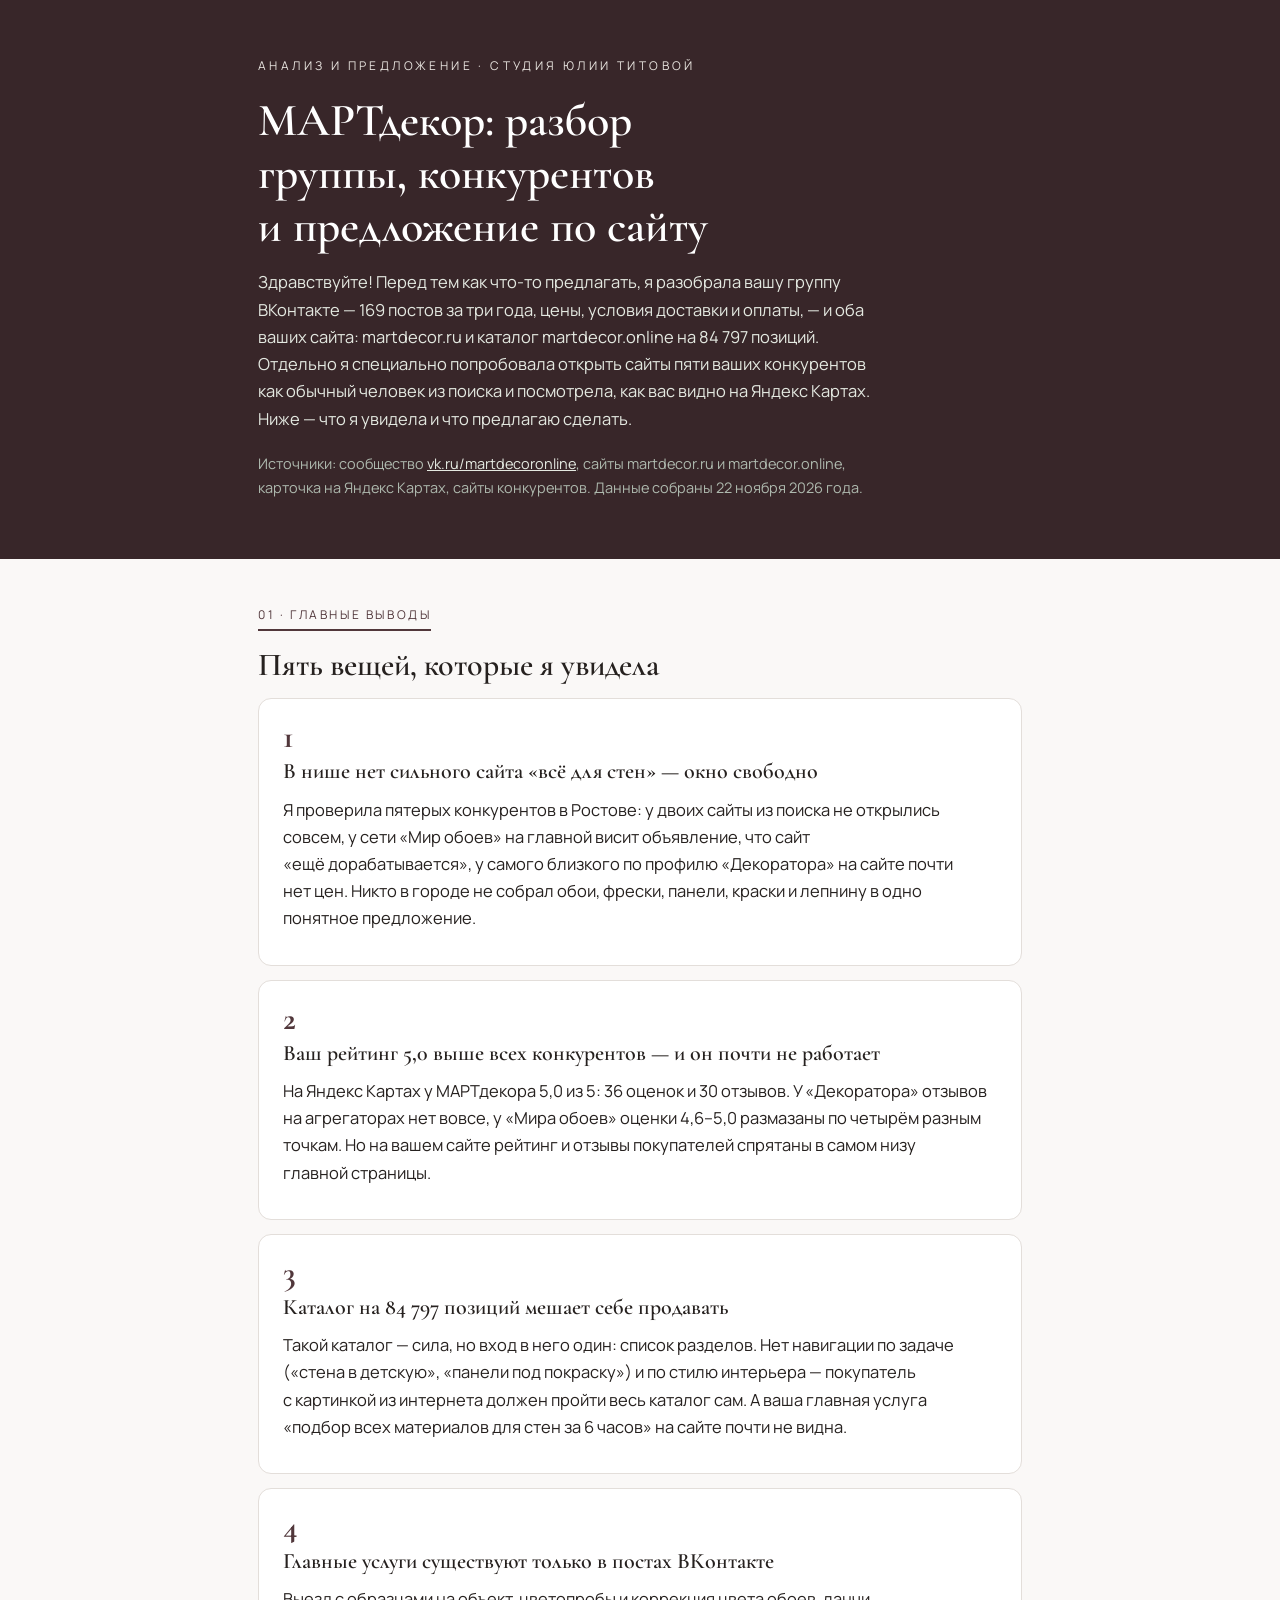
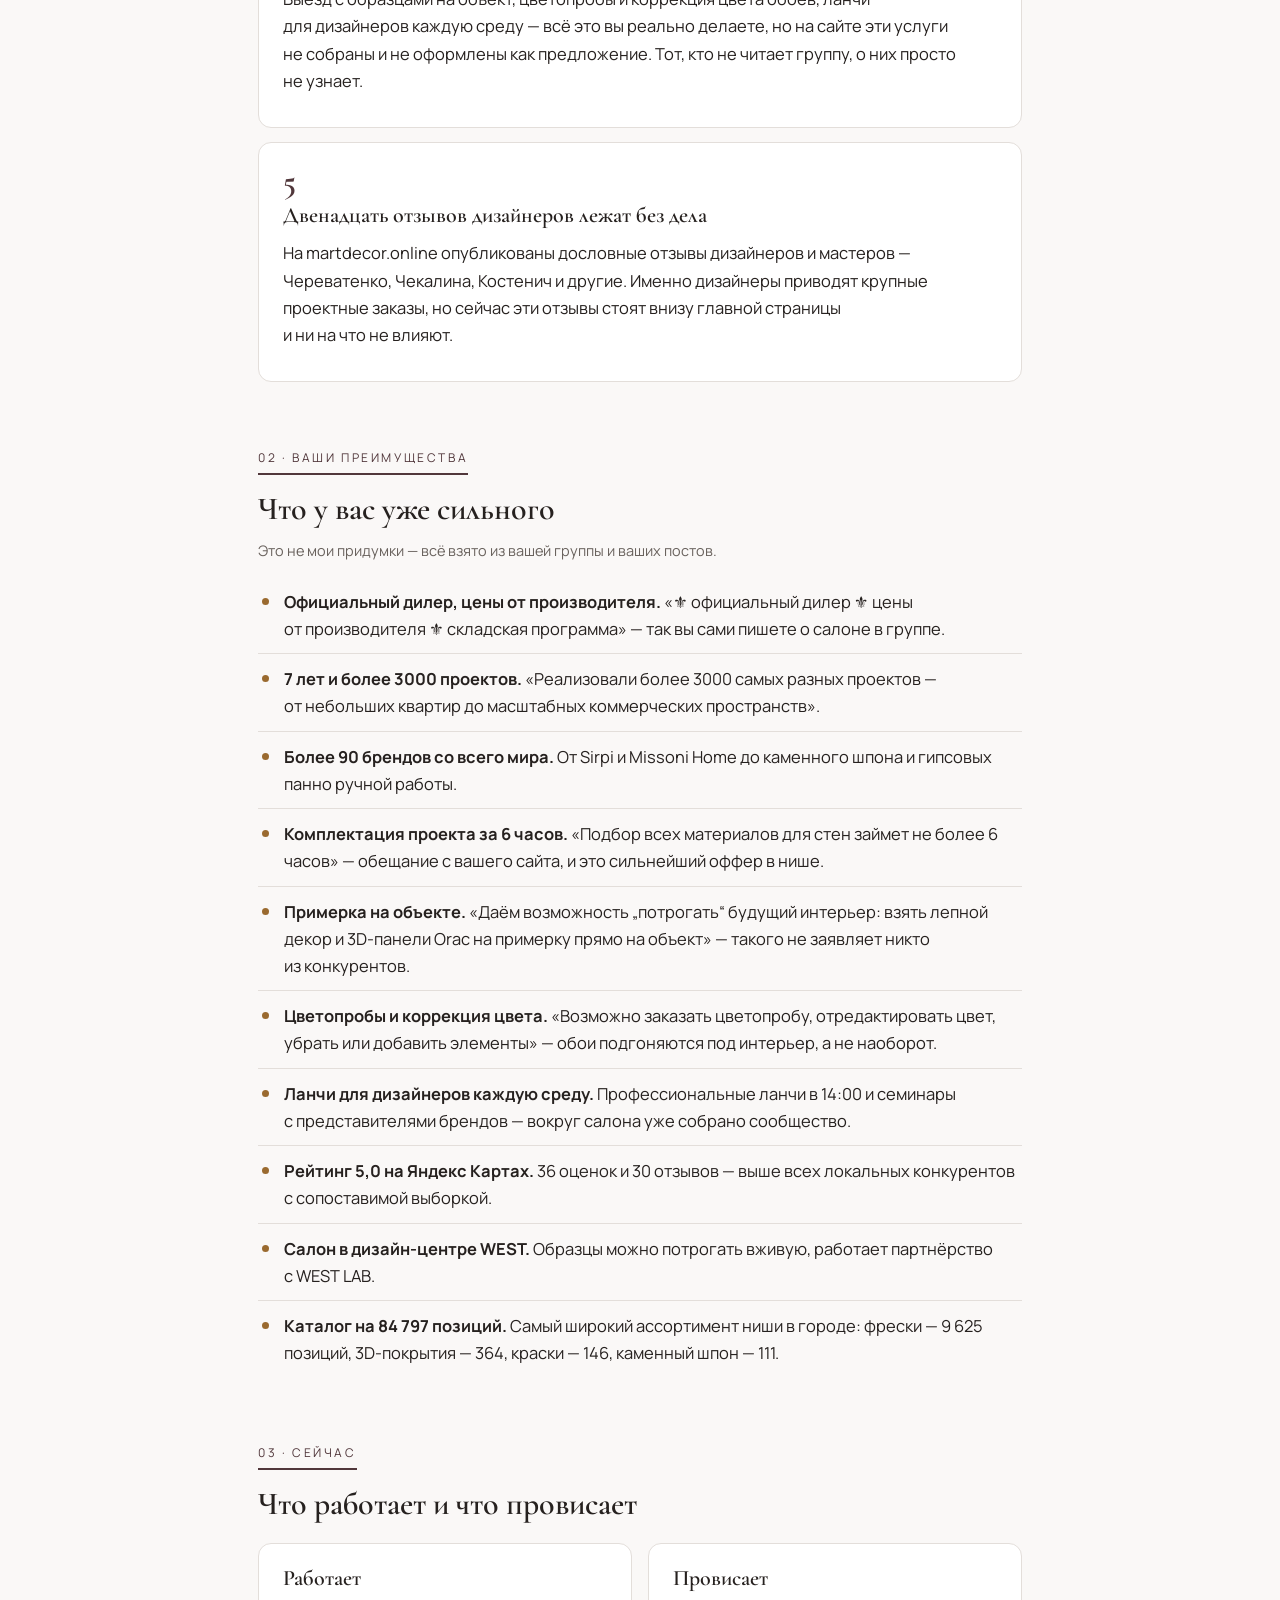
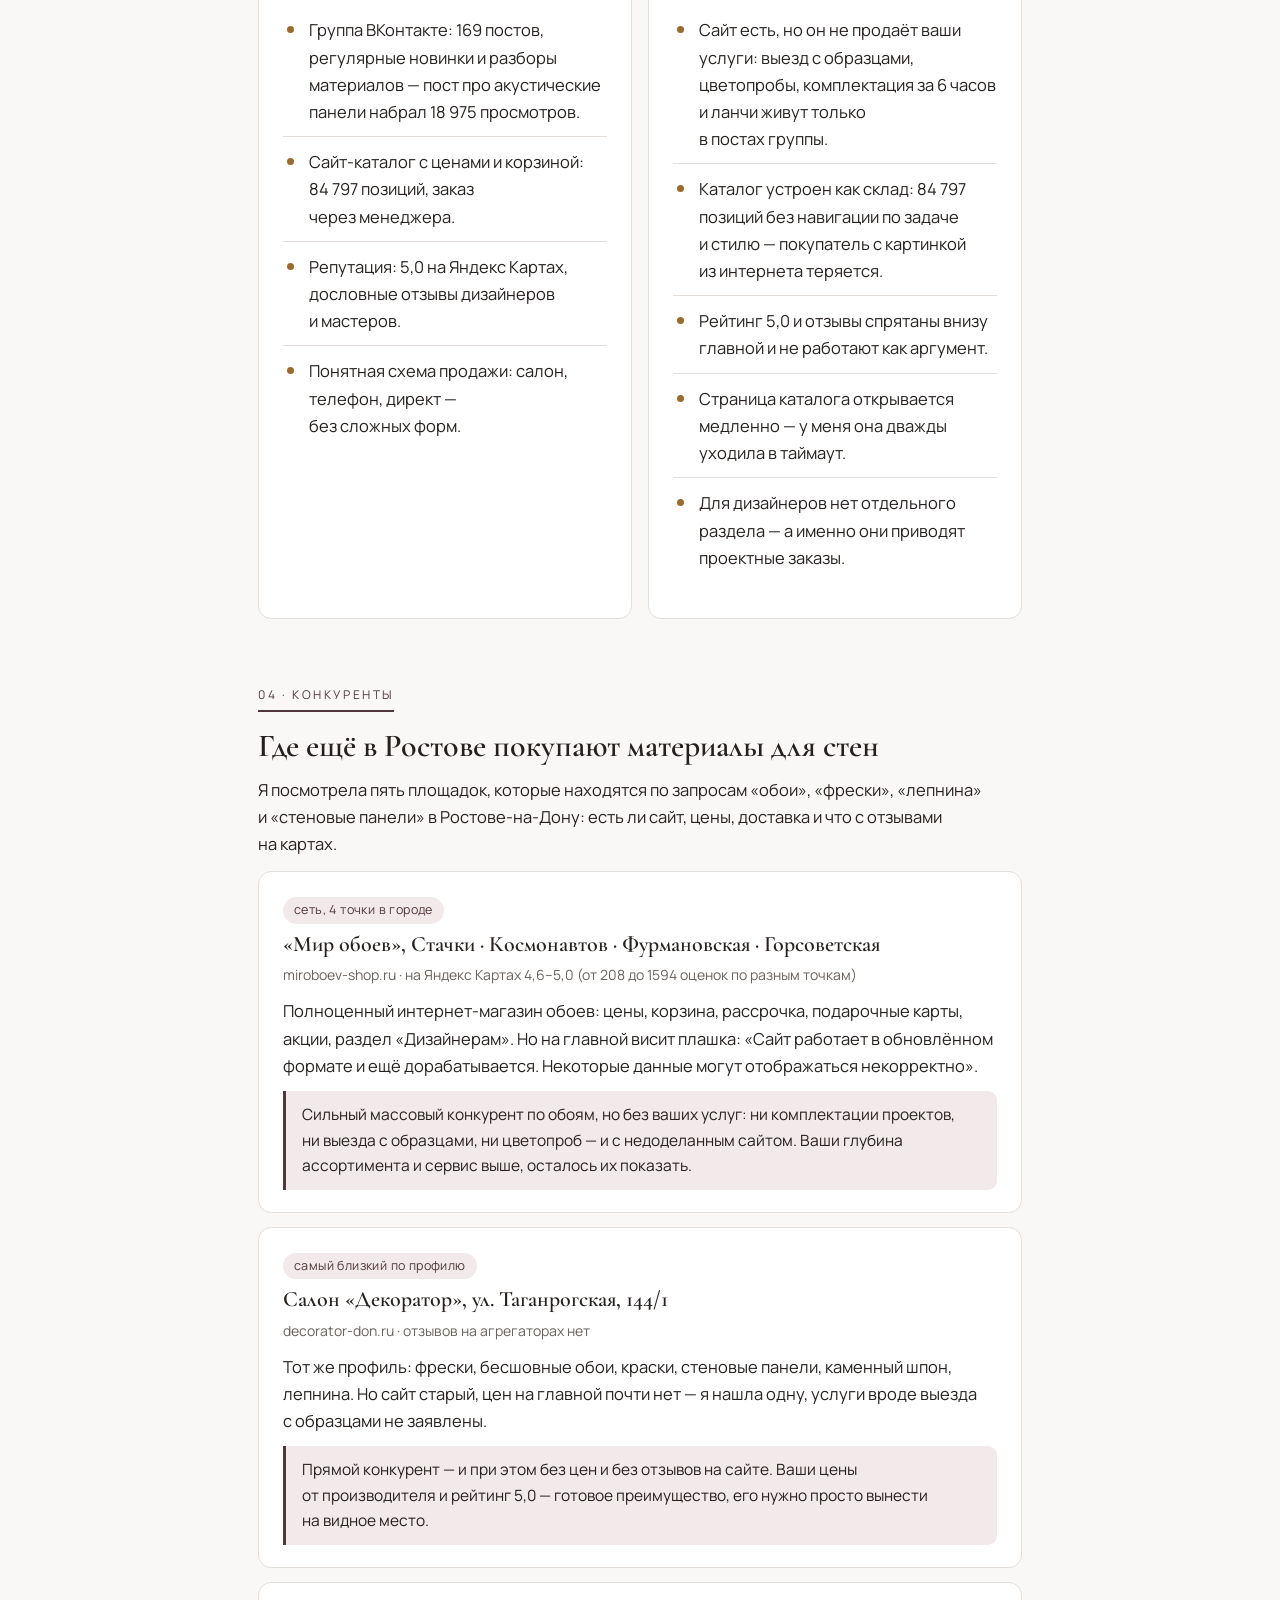
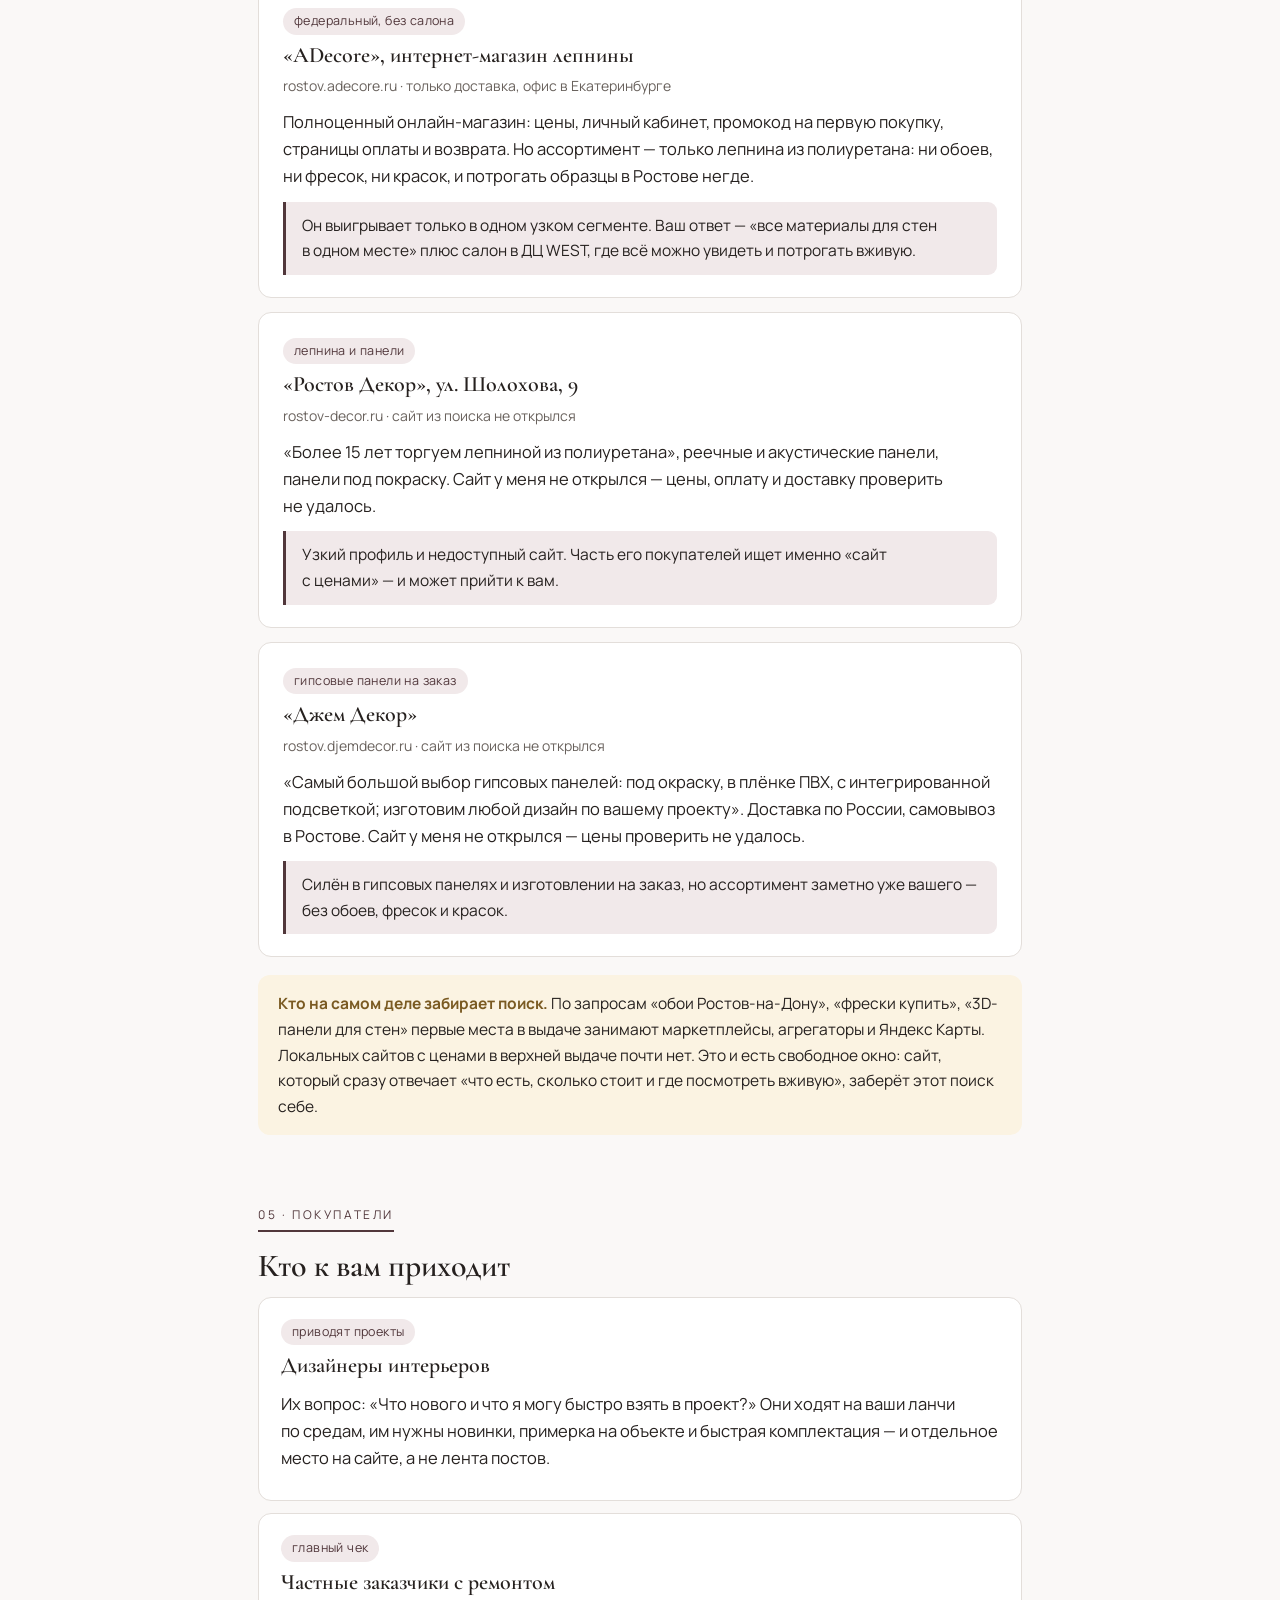
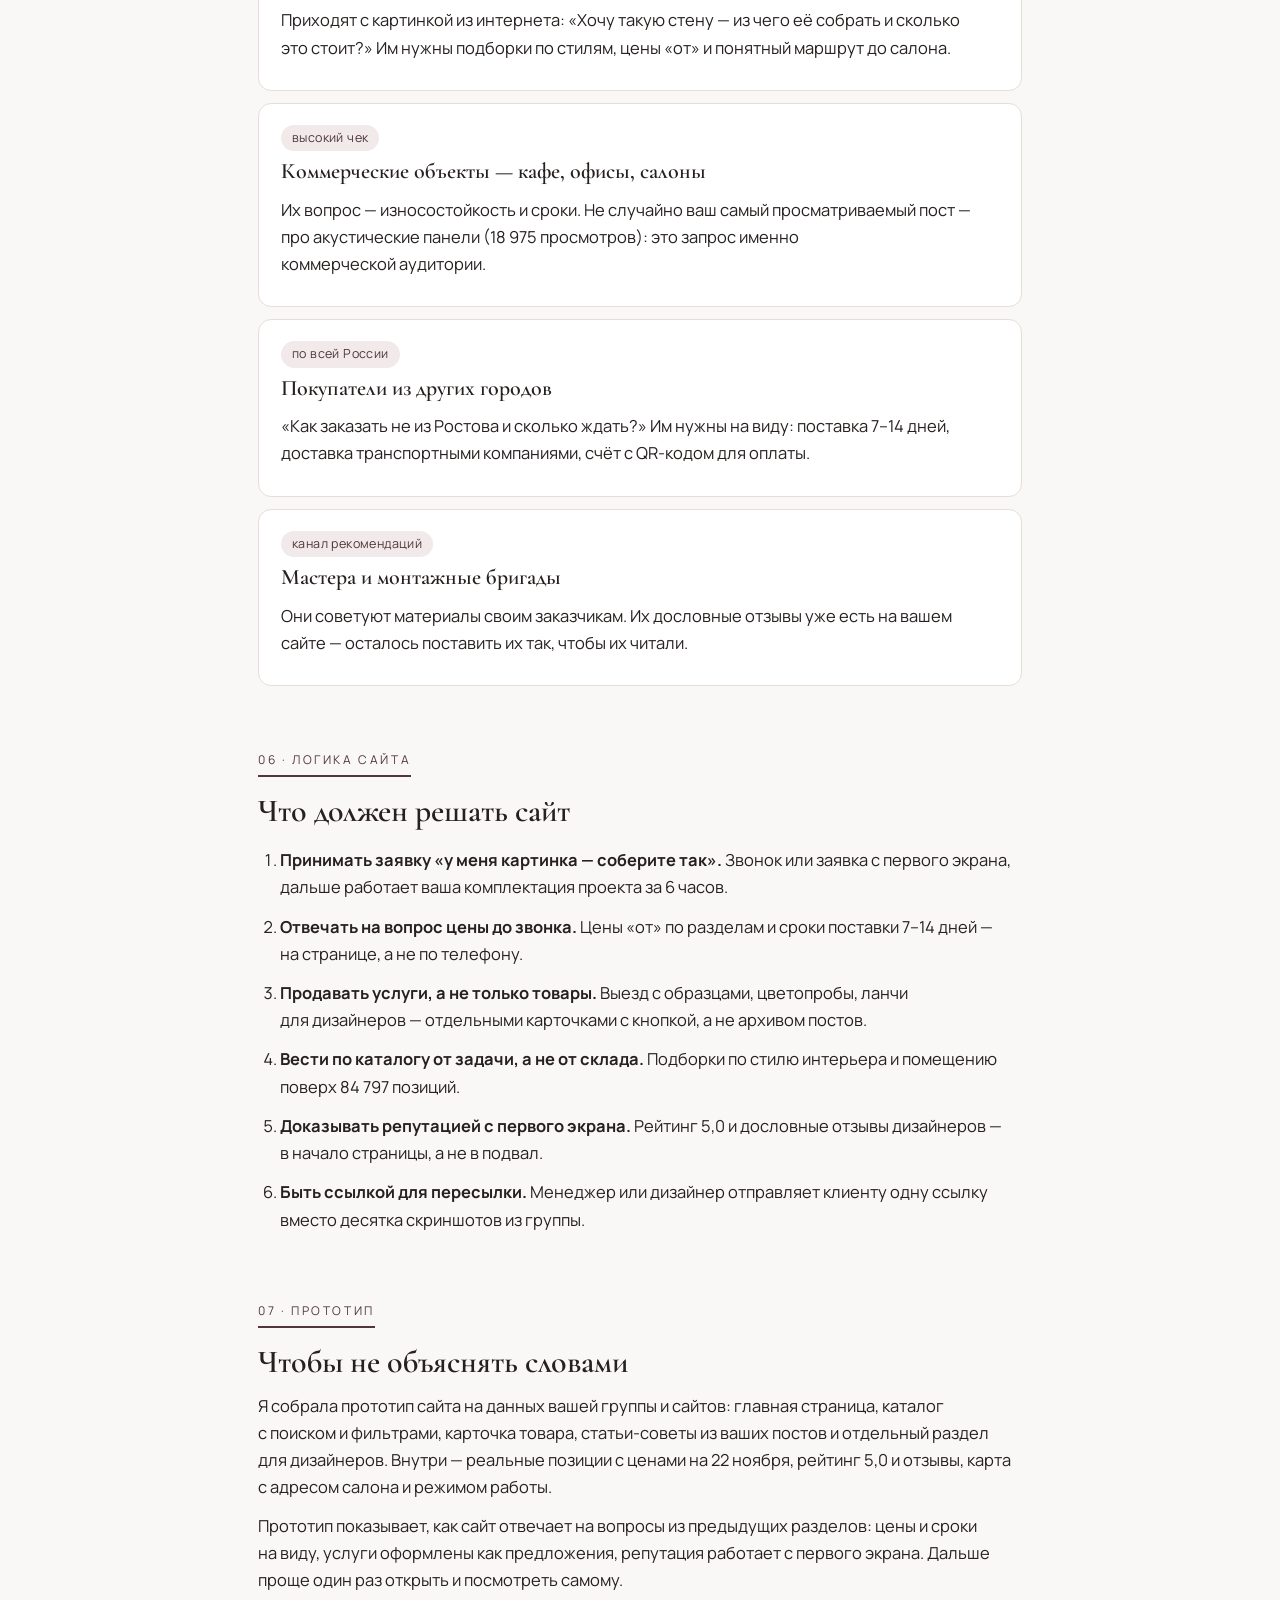
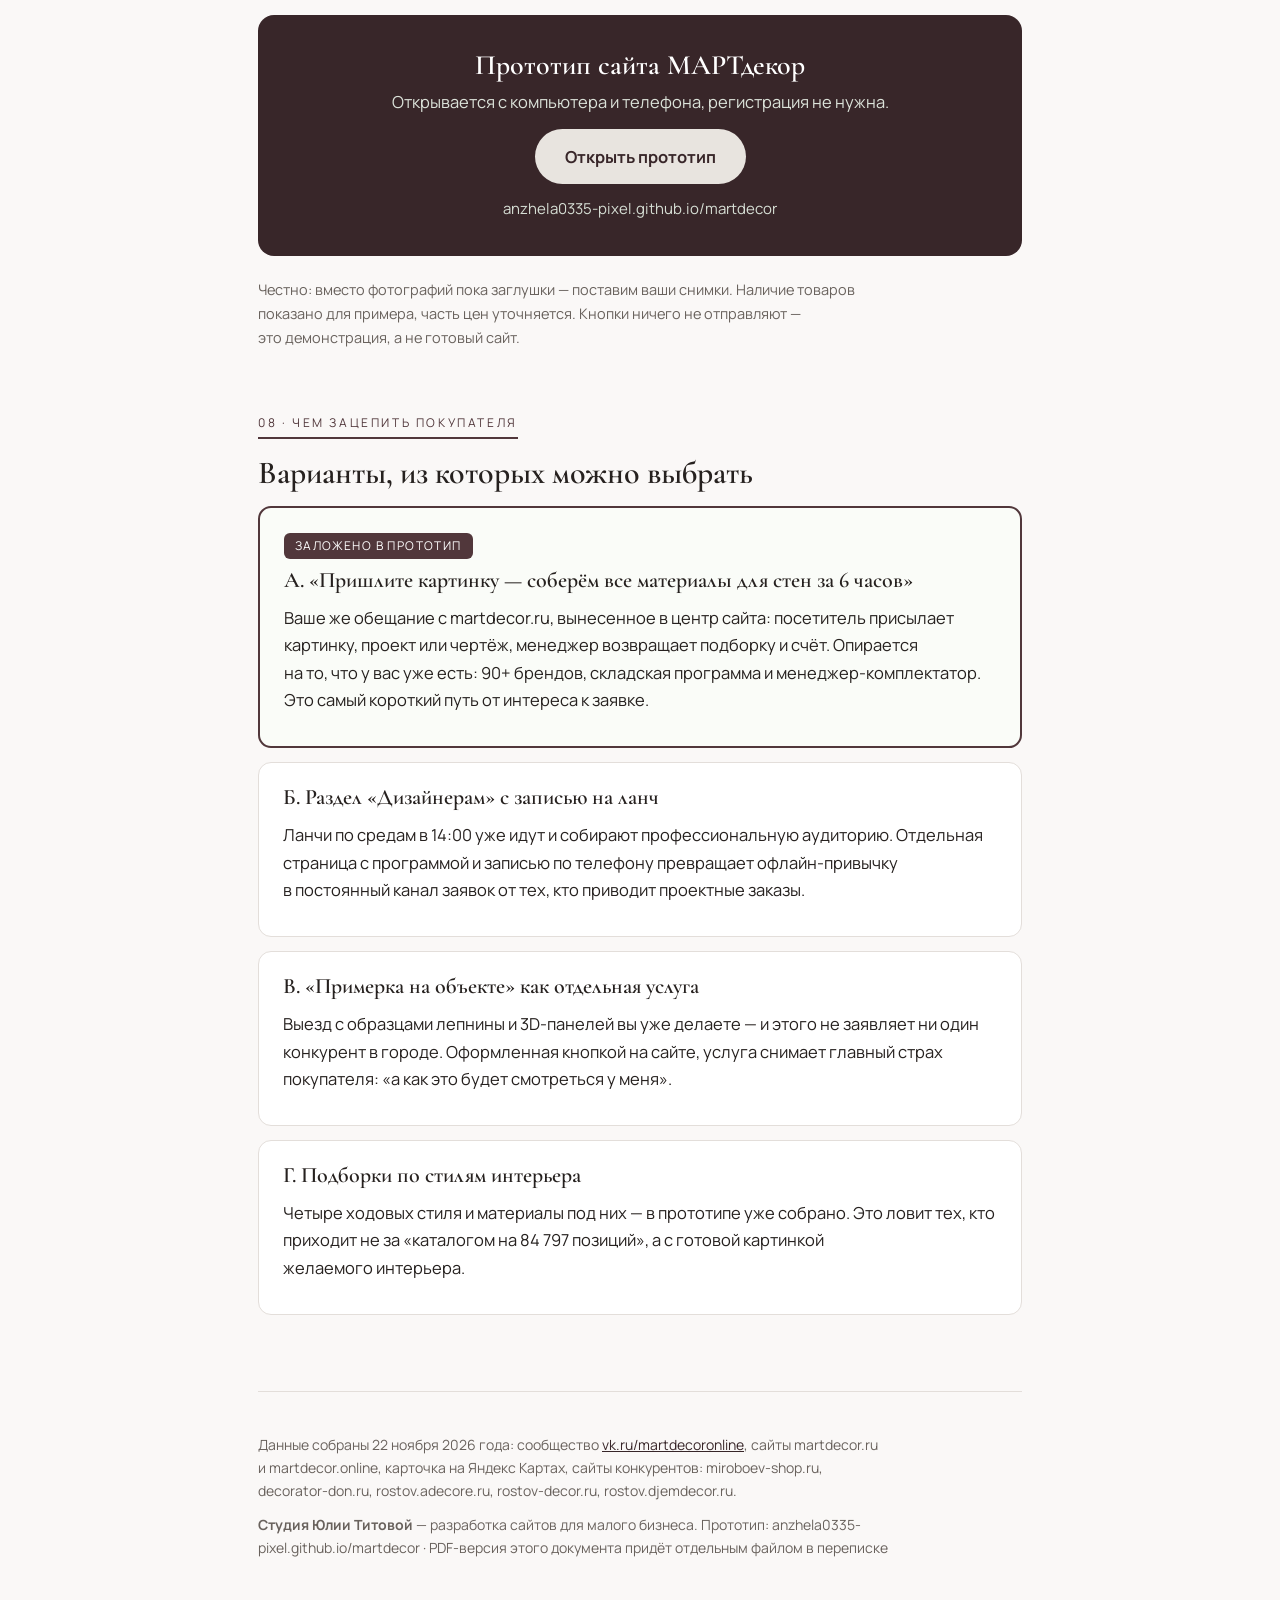
<file: martdecor/kp/index.html>
<!doctype html>
<html lang="ru">
<head>
<meta charset="utf-8">
<meta name="viewport" content="width=device-width, initial-scale=1">
<meta name="robots" content="noindex, nofollow">
<title>МАРТдекор&nbsp;— анализ и&nbsp;предложение по&nbsp;сайту</title>
<link rel="preconnect" href="https://fonts.googleapis.com">
<link rel="preconnect" href="https://fonts.gstatic.com" crossorigin>
<link href="https://fonts.googleapis.com/css2?family=Cormorant+Garamond:wght@500;600;700&family=Manrope:wght@400;500;600;700&display=swap" rel="stylesheet">
<style>
/* Роли цветов постоянные, значения — под клиента: акцент из логотипа или обложки группы */
:root{
  --sage:#51373b; --sage-dark:#382629; --sage-ink:#51373b; --gold:#9a6a2f; --mint:#e8e4df;
  --bg:#faf8f7; --paper:#fff; --ink:#26211f; --muted:#69625d; --line:#e3deda; --tint:#f1e9ea; --warn:#fbf3e2;
}
*{box-sizing:border-box}
body{margin:0;background:var(--bg);color:var(--ink);font:16.5px/1.65 Manrope,system-ui,sans-serif}
.wrap{max-width:820px;margin:0 auto;padding:0 28px}
h1,h2,h3{font-family:'Cormorant Garamond',Georgia,serif;font-weight:600;line-height:1.15;margin:0}
h1{font-size:46px;margin-bottom:16px}
h2{font-size:32px;margin:0 0 6px}
h3{font-size:22px;margin:0 0 6px}
p{margin:11px 0}
.sub{color:var(--muted);font-size:14.5px}
p.sub{max-width:72ch}
header{background:var(--sage-dark);color:#fff;padding:56px 0 48px}
header .eyebrow{letter-spacing:3.4px;text-transform:uppercase;font-size:12px;color:var(--mint);margin-bottom:18px}
header h1{color:#fff;max-width:24ch}
header p{color:#E4E9E1;max-width:64ch}
header .sub{color:#AEB9AE;margin-top:20px}
header a{color:#E4E9E1}
section{padding:46px 0 6px}
.sec-num{display:block;width:max-content;font-size:12px;letter-spacing:2.6px;text-transform:uppercase;color:var(--sage);border-bottom:2px solid var(--sage);padding-bottom:5px;margin-bottom:16px}
.card{background:var(--paper);border:1px solid var(--line);border-radius:13px;padding:22px 24px;margin:14px 0}
.card .n{font-family:'Cormorant Garamond',serif;font-size:32px;font-weight:700;color:var(--sage);line-height:1;margin-bottom:6px}
.grid.two{display:grid;grid-template-columns:1fr 1fr;gap:16px}
@media(max-width:760px){.grid.two{grid-template-columns:1fr} h1{font-size:36px}}
.adv{list-style:none;padding:0;margin:14px 0}
.adv li{padding:11px 0 11px 26px;border-bottom:1px solid var(--line);position:relative}
.adv li:before{content:"";position:absolute;left:4px;top:21px;width:7px;height:7px;border-radius:50%;background:var(--gold)}
.adv li:last-child{border:0}
.why{background:var(--tint);border-left:3px solid var(--sage);border-radius:0 9px 9px 0;padding:11px 16px;margin-top:12px;font-size:15.5px}
.seg{background:var(--paper);border:1px solid var(--line);border-radius:13px;padding:18px 22px;margin:12px 0}
.tag{display:inline-block;background:var(--tint);color:var(--sage-ink);font-size:12.5px;letter-spacing:.4px;padding:3px 11px;border-radius:999px;margin-bottom:8px}
.src{color:var(--muted);font-size:14px;margin-top:2px}
.note{background:var(--warn);border-radius:12px;padding:16px 20px;margin:18px 0;font-size:15.5px}
.note strong{color:#7A5A22}
ol.tasks{padding-left:22px}
ol.tasks li{margin:12px 0}
.cta{background:var(--sage-dark);color:#fff;border-radius:16px;padding:34px;text-align:center;margin:22px 0}
.cta h3{color:#fff;font-size:28px}
.cta a.btn{display:inline-block;background:var(--mint);color:var(--sage-dark);padding:14px 30px;border-radius:999px;text-decoration:none;font-weight:700;margin-top:14px}
.cta .url{display:block;margin-top:13px;color:#D6DED4;font-size:15px;word-break:break-all}
.cta p{color:#DCE3DA;max-width:56ch;margin:0 auto}
.offer{background:var(--paper);border:1px solid var(--line);border-radius:13px;padding:22px 24px;margin:14px 0}
.offer-main{border:2px solid var(--sage);background:#FAFCF8}
.badge{display:inline-block;background:var(--sage);color:#fff;font-size:12px;letter-spacing:1.4px;text-transform:uppercase;padding:3px 11px;border-radius:6px;margin-bottom:9px}
blockquote{margin:14px 0;padding:14px 20px;background:var(--paper);border-left:3px solid var(--gold);border-radius:0 9px 9px 0;font-style:italic;color:#353B36}
footer{margin-top:56px;padding:30px 0 60px;border-top:1px solid var(--line);color:var(--muted);font-size:14px}
footer p{max-width:70ch}
footer a{color:var(--sage-dark)}
@media print{
  body{background:#fff;font-size:11.5pt}
  .wrap{max-width:100%;padding:0 14mm}
  header{padding:16mm 0 11mm;-webkit-print-color-adjust:exact;print-color-adjust:exact}
  section{padding:7mm 0 0}
  h2{margin-top:2mm}
  .adv li{padding:7px 0 7px 24px}
  p{margin:8px 0}
  .card,.seg,.offer,.cta,.note,.why,blockquote{page-break-inside:avoid;break-inside:avoid;-webkit-print-color-adjust:exact;print-color-adjust:exact}
  h2,h3,.sec-num{page-break-after:avoid;break-after:avoid}
  .card,.seg,.offer{padding:16px 20px;margin:10px 0}
  .why{margin-top:9px;padding:9px 14px}
  .cta{padding:24px;margin:16px 0}
  footer{margin-top:28px;padding:18px 0 20px}
  h1{font-size:28pt}h2{font-size:20pt}h3{font-size:14pt}
  a{color:inherit;text-decoration:none}
  @page{margin:0}
}
</style>
</head>
<body>

<header>
  <div class="wrap">
    <div class="eyebrow">Анализ и&nbsp;предложение · Студия Юлии Титовой</div>
    <h1>МАРТдекор: разбор группы, конкурентов и&nbsp;предложение по&nbsp;сайту</h1>
    <p>Здравствуйте! Перед&nbsp;тем&nbsp;как&nbsp;что-то предлагать, я&nbsp;разобрала вашу группу ВКонтакте&nbsp;— 169 постов за&nbsp;три года, цены, условия доставки и&nbsp;оплаты,&nbsp;— и&nbsp;оба ваших сайта: martdecor.ru и&nbsp;каталог martdecor.online на&nbsp;84&nbsp;797 позиций. Отдельно я&nbsp;специально попробовала открыть сайты пяти ваших конкурентов как&nbsp;обычный человек из&nbsp;поиска и&nbsp;посмотрела, как&nbsp;вас видно на&nbsp;Яндекс Картах. Ниже&nbsp;— что&nbsp;я&nbsp;увидела и&nbsp;что&nbsp;предлагаю сделать.</p>
    <p class="sub">Источники: сообщество <a href="https://vk.ru/martdecoronline">vk.ru/martdecoronline</a>, сайты martdecor.ru и&nbsp;martdecor.online, карточка на&nbsp;Яндекс Картах, сайты конкурентов. Данные собраны 22 ноября 2026 года.</p>
  </div>
</header>

<div class="wrap">

<section>
  <span class="sec-num">01 · Главные выводы</span>
  <h2>Пять вещей, которые я&nbsp;увидела</h2>
  <div class="card">
    <div class="n">1</div>
    <h3>В&nbsp;нише нет&nbsp;сильного сайта «всё для&nbsp;стен»&nbsp;— окно&nbsp;свободно</h3>
    <p>Я&nbsp;проверила пятерых конкурентов в&nbsp;Ростове: у&nbsp;двоих сайты из&nbsp;поиска не&nbsp;открылись совсем, у&nbsp;сети «Мир обоев» на&nbsp;главной висит объявление, что&nbsp;сайт «ещё&nbsp;дорабатывается», у&nbsp;самого близкого по&nbsp;профилю «Декоратора» на&nbsp;сайте почти нет&nbsp;цен. Никто в&nbsp;городе не&nbsp;собрал обои, фрески, панели, краски и&nbsp;лепнину в&nbsp;одно понятное предложение.</p>
  </div>
  <div class="card">
    <div class="n">2</div>
    <h3>Ваш&nbsp;рейтинг 5,0 выше всех конкурентов&nbsp;— и&nbsp;он&nbsp;почти не&nbsp;работает</h3>
    <p>На&nbsp;Яндекс Картах у&nbsp;МАРТдекора 5,0 из&nbsp;5: 36 оценок и&nbsp;30 отзывов. У&nbsp;«Декоратора» отзывов на&nbsp;агрегаторах нет&nbsp;вовсе, у&nbsp;«Мира обоев» оценки 4,6–5,0 размазаны по&nbsp;четырём разным точкам. Но&nbsp;на&nbsp;вашем сайте рейтинг и&nbsp;отзывы покупателей спрятаны в&nbsp;самом низу главной&nbsp;страницы.</p>
  </div>
  <div class="card">
    <div class="n">3</div>
    <h3>Каталог на&nbsp;84&nbsp;797 позиций мешает себе продавать</h3>
    <p>Такой каталог&nbsp;— сила, но&nbsp;вход в&nbsp;него один: список разделов. Нет&nbsp;навигации по&nbsp;задаче («стена в&nbsp;детскую», «панели под&nbsp;покраску») и&nbsp;по&nbsp;стилю интерьера&nbsp;— покупатель с&nbsp;картинкой из&nbsp;интернета должен пройти весь&nbsp;каталог сам. А&nbsp;ваша главная услуга «подбор всех материалов для&nbsp;стен за&nbsp;6 часов» на&nbsp;сайте почти не&nbsp;видна.</p>
  </div>
  <div class="card">
    <div class="n">4</div>
    <h3>Главные услуги существуют только в&nbsp;постах ВКонтакте</h3>
    <p>Выезд с&nbsp;образцами на&nbsp;объект, цветопробы и&nbsp;коррекция цвета обоев, ланчи для&nbsp;дизайнеров каждую среду&nbsp;— всё это&nbsp;вы&nbsp;реально делаете, но&nbsp;на&nbsp;сайте эти&nbsp;услуги не&nbsp;собраны и&nbsp;не&nbsp;оформлены как&nbsp;предложение. Тот,&nbsp;кто не&nbsp;читает группу, о&nbsp;них просто не&nbsp;узнает.</p>
  </div>
  <div class="card">
    <div class="n">5</div>
    <h3>Двенадцать отзывов дизайнеров лежат без&nbsp;дела</h3>
    <p>На&nbsp;martdecor.online опубликованы дословные отзывы дизайнеров и&nbsp;мастеров&nbsp;— Череватенко, Чекалина, Костенич и&nbsp;другие. Именно дизайнеры приводят крупные проектные заказы, но&nbsp;сейчас эти&nbsp;отзывы стоят внизу главной&nbsp;страницы и&nbsp;ни&nbsp;на&nbsp;что&nbsp;не&nbsp;влияют.</p>
  </div>
</section>

<section>
  <span class="sec-num">02 · Ваши преимущества</span>
  <h2>Что&nbsp;у&nbsp;вас уже&nbsp;сильного</h2>
  <p class="sub">Это&nbsp;не&nbsp;мои придумки&nbsp;— всё взято из&nbsp;вашей группы и&nbsp;ваших постов.</p>
  <ul class="adv">
    <li><b>Официальный дилер, цены от&nbsp;производителя.</b> «⚜️ официальный дилер ⚜️ цены от&nbsp;производителя ⚜️ складская программа»&nbsp;— так&nbsp;вы&nbsp;сами пишете о&nbsp;салоне в&nbsp;группе.</li>
    <li><b>7 лет и&nbsp;более 3000 проектов.</b> «Реализовали более 3000 самых разных проектов&nbsp;— от&nbsp;небольших квартир до&nbsp;масштабных коммерческих пространств».</li>
    <li><b>Более 90 брендов со&nbsp;всего мира.</b> От&nbsp;Sirpi и&nbsp;Missoni Home до&nbsp;каменного шпона и&nbsp;гипсовых панно ручной&nbsp;работы.</li>
    <li><b>Комплектация проекта за&nbsp;6 часов.</b> «Подбор всех материалов для&nbsp;стен займет не&nbsp;более 6 часов»&nbsp;— обещание с&nbsp;вашего сайта, и&nbsp;это&nbsp;сильнейший оффер в&nbsp;нише.</li>
    <li><b>Примерка на&nbsp;объекте.</b> «Даём возможность „потрогать“ будущий интерьер: взять лепной декор и&nbsp;3D-панели Orac на&nbsp;примерку прямо на&nbsp;объект»&nbsp;— такого не&nbsp;заявляет никто из&nbsp;конкурентов.</li>
    <li><b>Цветопробы и&nbsp;коррекция цвета.</b> «Возможно заказать цветопробу, отредактировать цвет, убрать или&nbsp;добавить элементы»&nbsp;— обои подгоняются под&nbsp;интерьер, а&nbsp;не&nbsp;наоборот.</li>
    <li><b>Ланчи для&nbsp;дизайнеров каждую среду.</b> Профессиональные ланчи в&nbsp;14:00 и&nbsp;семинары с&nbsp;представителями брендов&nbsp;— вокруг салона уже&nbsp;собрано&nbsp;сообщество.</li>
    <li><b>Рейтинг 5,0 на&nbsp;Яндекс Картах.</b> 36 оценок и&nbsp;30 отзывов&nbsp;— выше всех локальных конкурентов с&nbsp;сопоставимой выборкой.</li>
    <li><b>Салон в&nbsp;дизайн-центре WEST.</b> Образцы можно потрогать вживую, работает партнёрство с&nbsp;WEST LAB.</li>
    <li><b>Каталог на&nbsp;84&nbsp;797 позиций.</b> Самый широкий ассортимент ниши в&nbsp;городе: фрески&nbsp;— 9&nbsp;625 позиций, 3D-покрытия&nbsp;— 364, краски&nbsp;— 146, каменный шпон&nbsp;— 111.</li>
  </ul>
</section>

<section>
  <span class="sec-num">03 · Сейчас</span>
  <h2>Что&nbsp;работает и&nbsp;что&nbsp;провисает</h2>
  <div class="grid two">
    <div class="card">
      <h3>Работает</h3>
      <ul class="adv">
        <li>Группа ВКонтакте: 169 постов, регулярные новинки и&nbsp;разборы материалов&nbsp;— пост про&nbsp;акустические панели набрал 18&nbsp;975 просмотров.</li>
        <li>Сайт-каталог с&nbsp;ценами и&nbsp;корзиной: 84&nbsp;797 позиций, заказ через&nbsp;менеджера.</li>
        <li>Репутация: 5,0 на&nbsp;Яндекс Картах, дословные отзывы дизайнеров и&nbsp;мастеров.</li>
        <li>Понятная схема продажи: салон, телефон, директ&nbsp;— без&nbsp;сложных&nbsp;форм.</li>
      </ul>
    </div>
    <div class="card">
      <h3>Провисает</h3>
      <ul class="adv">
        <li>Сайт есть, но&nbsp;он&nbsp;не&nbsp;продаёт ваши услуги: выезд с&nbsp;образцами, цветопробы, комплектация за&nbsp;6 часов и&nbsp;ланчи живут только в&nbsp;постах&nbsp;группы.</li>
        <li>Каталог устроен как&nbsp;склад: 84&nbsp;797 позиций без&nbsp;навигации по&nbsp;задаче и&nbsp;стилю&nbsp;— покупатель с&nbsp;картинкой из&nbsp;интернета теряется.</li>
        <li>Рейтинг 5,0 и&nbsp;отзывы спрятаны внизу главной и&nbsp;не&nbsp;работают как&nbsp;аргумент.</li>
        <li>Страница каталога открывается медленно&nbsp;— у&nbsp;меня она&nbsp;дважды уходила в&nbsp;таймаут.</li>
        <li>Для&nbsp;дизайнеров нет&nbsp;отдельного раздела&nbsp;— а&nbsp;именно они&nbsp;приводят проектные заказы.</li>
      </ul>
    </div>
  </div>
</section>

<section>
  <span class="sec-num">04 · Конкуренты</span>
  <h2>Где&nbsp;ещё&nbsp;в&nbsp;Ростове покупают материалы для&nbsp;стен</h2>
  <p>Я&nbsp;посмотрела пять площадок, которые находятся по&nbsp;запросам «обои», «фрески», «лепнина» и&nbsp;«стеновые панели» в&nbsp;Ростове-на-Дону: есть&nbsp;ли сайт, цены, доставка и&nbsp;что&nbsp;с&nbsp;отзывами на&nbsp;картах.</p>
  <div class="card">
    <span class="tag">сеть, 4 точки в&nbsp;городе</span>
    <h3>«Мир обоев», Стачки · Космонавтов · Фурмановская · Горсоветская</h3>
    <p class="src">miroboev-shop.ru · на&nbsp;Яндекс Картах 4,6–5,0 (от&nbsp;208 до&nbsp;1594 оценок по&nbsp;разным точкам)</p>
    <p>Полноценный интернет-магазин обоев: цены, корзина, рассрочка, подарочные карты, акции, раздел «Дизайнерам». Но&nbsp;на&nbsp;главной висит плашка: «Сайт работает в&nbsp;обновлённом формате и&nbsp;ещё&nbsp;дорабатывается. Некоторые данные могут отображаться некорректно».</p>
    <div class="why">Сильный массовый конкурент по&nbsp;обоям, но&nbsp;без&nbsp;ваших услуг: ни&nbsp;комплектации проектов, ни&nbsp;выезда с&nbsp;образцами, ни&nbsp;цветопроб&nbsp;— и&nbsp;с&nbsp;недоделанным сайтом. Ваши глубина ассортимента и&nbsp;сервис выше, осталось их&nbsp;показать.</div>
  </div>
  <div class="card">
    <span class="tag">самый близкий по&nbsp;профилю</span>
    <h3>Салон «Декоратор», ул.&nbsp;Таганрогская, 144/1</h3>
    <p class="src">decorator-don.ru · отзывов на&nbsp;агрегаторах нет</p>
    <p>Тот&nbsp;же профиль: фрески, бесшовные обои, краски, стеновые панели, каменный шпон, лепнина. Но&nbsp;сайт старый, цен на&nbsp;главной почти нет&nbsp;— я&nbsp;нашла одну, услуги вроде выезда с&nbsp;образцами не&nbsp;заявлены.</p>
    <div class="why">Прямой конкурент&nbsp;— и&nbsp;при&nbsp;этом без&nbsp;цен и&nbsp;без&nbsp;отзывов на&nbsp;сайте. Ваши цены от&nbsp;производителя и&nbsp;рейтинг 5,0&nbsp;— готовое преимущество, его&nbsp;нужно просто вынести на&nbsp;видное место.</div>
  </div>
  <div class="card">
    <span class="tag">федеральный, без&nbsp;салона</span>
    <h3>«ADecore», интернет-магазин&nbsp;лепнины</h3>
    <p class="src">rostov.adecore.ru · только доставка, офис в&nbsp;Екатеринбурге</p>
    <p>Полноценный онлайн-магазин: цены, личный кабинет, промокод на&nbsp;первую покупку, страницы оплаты и&nbsp;возврата. Но&nbsp;ассортимент&nbsp;— только лепнина из&nbsp;полиуретана: ни&nbsp;обоев, ни&nbsp;фресок, ни&nbsp;красок, и&nbsp;потрогать образцы в&nbsp;Ростове негде.</p>
    <div class="why">Он&nbsp;выигрывает только в&nbsp;одном узком сегменте. Ваш&nbsp;ответ&nbsp;— «все&nbsp;материалы для&nbsp;стен в&nbsp;одном месте» плюс салон в&nbsp;ДЦ WEST, где&nbsp;всё можно увидеть и&nbsp;потрогать вживую.</div>
  </div>
  <div class="card">
    <span class="tag">лепнина и&nbsp;панели</span>
    <h3>«Ростов Декор», ул.&nbsp;Шолохова, 9</h3>
    <p class="src">rostov-decor.ru · сайт из&nbsp;поиска не&nbsp;открылся</p>
    <p>«Более 15 лет торгуем лепниной из&nbsp;полиуретана», реечные и&nbsp;акустические панели, панели под&nbsp;покраску. Сайт у&nbsp;меня не&nbsp;открылся&nbsp;— цены, оплату и&nbsp;доставку проверить не&nbsp;удалось.</p>
    <div class="why">Узкий профиль и&nbsp;недоступный сайт. Часть его&nbsp;покупателей ищет именно «сайт с&nbsp;ценами»&nbsp;— и&nbsp;может прийти к&nbsp;вам.</div>
  </div>
  <div class="card">
    <span class="tag">гипсовые панели на&nbsp;заказ</span>
    <h3>«Джем Декор»</h3>
    <p class="src">rostov.djemdecor.ru · сайт из&nbsp;поиска не&nbsp;открылся</p>
    <p>«Самый большой выбор гипсовых панелей: под&nbsp;окраску, в&nbsp;плёнке ПВХ, с&nbsp;интегрированной подсветкой; изготовим любой дизайн по&nbsp;вашему проекту». Доставка по&nbsp;России, самовывоз в&nbsp;Ростове. Сайт у&nbsp;меня не&nbsp;открылся&nbsp;— цены проверить не&nbsp;удалось.</p>
    <div class="why">Силён в&nbsp;гипсовых панелях и&nbsp;изготовлении на&nbsp;заказ, но&nbsp;ассортимент заметно уже&nbsp;вашего&nbsp;— без&nbsp;обоев, фресок и&nbsp;красок.</div>
  </div>
  <div class="note"><strong>Кто на&nbsp;самом деле забирает поиск.</strong> По&nbsp;запросам «обои Ростов-на-Дону», «фрески купить», «3D-панели для&nbsp;стен» первые места в&nbsp;выдаче занимают маркетплейсы, агрегаторы и&nbsp;Яндекс Карты. Локальных сайтов с&nbsp;ценами в&nbsp;верхней выдаче почти нет.&nbsp;Это&nbsp;и&nbsp;есть свободное окно: сайт, который сразу отвечает «что&nbsp;есть, сколько стоит и&nbsp;где&nbsp;посмотреть вживую», заберёт этот&nbsp;поиск себе.</div>
</section>

<section>
  <span class="sec-num">05 · Покупатели</span>
  <h2>Кто к&nbsp;вам приходит</h2>
  <div class="seg"><span class="tag">приводят проекты</span>
    <h3>Дизайнеры интерьеров</h3>
    <p>Их&nbsp;вопрос: «Что&nbsp;нового и&nbsp;что&nbsp;я&nbsp;могу быстро взять в&nbsp;проект?» Они&nbsp;ходят на&nbsp;ваши ланчи по&nbsp;средам, им нужны новинки, примерка на&nbsp;объекте и&nbsp;быстрая комплектация&nbsp;— и&nbsp;отдельное место на&nbsp;сайте, а&nbsp;не&nbsp;лента постов.</p></div>
  <div class="seg"><span class="tag">главный чек</span>
    <h3>Частные заказчики с&nbsp;ремонтом</h3>
    <p>Приходят с&nbsp;картинкой из&nbsp;интернета: «Хочу такую стену&nbsp;— из&nbsp;чего её&nbsp;собрать и&nbsp;сколько это&nbsp;стоит?» Им нужны подборки по&nbsp;стилям, цены&nbsp;«от» и&nbsp;понятный маршрут до&nbsp;салона.</p></div>
  <div class="seg"><span class="tag">высокий чек</span>
    <h3>Коммерческие объекты&nbsp;— кафе, офисы, салоны</h3>
    <p>Их&nbsp;вопрос&nbsp;— износостойкость и&nbsp;сроки. Не&nbsp;случайно ваш&nbsp;самый просматриваемый пост&nbsp;— про&nbsp;акустические панели (18&nbsp;975 просмотров): это&nbsp;запрос именно коммерческой&nbsp;аудитории.</p></div>
  <div class="seg"><span class="tag">по&nbsp;всей России</span>
    <h3>Покупатели из&nbsp;других&nbsp;городов</h3>
    <p>«Как&nbsp;заказать не&nbsp;из&nbsp;Ростова и&nbsp;сколько ждать?» Им нужны на&nbsp;виду: поставка 7–14 дней, доставка транспортными компаниями, счёт с&nbsp;QR-кодом для&nbsp;оплаты.</p></div>
  <div class="seg"><span class="tag">канал рекомендаций</span>
    <h3>Мастера и&nbsp;монтажные&nbsp;бригады</h3>
    <p>Они&nbsp;советуют материалы своим заказчикам. Их&nbsp;дословные отзывы уже&nbsp;есть на&nbsp;вашем сайте&nbsp;— осталось поставить их&nbsp;так,&nbsp;чтобы&nbsp;их&nbsp;читали.</p></div>
</section>

<section>
  <span class="sec-num">06 · Логика сайта</span>
  <h2>Что&nbsp;должен решать сайт</h2>
  <ol class="tasks">
    <li><b>Принимать заявку «у&nbsp;меня картинка&nbsp;— соберите так».</b> Звонок или&nbsp;заявка с&nbsp;первого экрана, дальше работает ваша комплектация проекта за&nbsp;6 часов.</li>
    <li><b>Отвечать на&nbsp;вопрос цены до&nbsp;звонка.</b> Цены «от» по&nbsp;разделам и&nbsp;сроки поставки 7–14 дней&nbsp;— на&nbsp;странице, а&nbsp;не&nbsp;по&nbsp;телефону.</li>
    <li><b>Продавать услуги, а&nbsp;не&nbsp;только товары.</b> Выезд с&nbsp;образцами, цветопробы, ланчи для&nbsp;дизайнеров&nbsp;— отдельными карточками с&nbsp;кнопкой, а&nbsp;не&nbsp;архивом постов.</li>
    <li><b>Вести по&nbsp;каталогу от&nbsp;задачи, а&nbsp;не&nbsp;от&nbsp;склада.</b> Подборки по&nbsp;стилю интерьера и&nbsp;помещению поверх 84&nbsp;797 позиций.</li>
    <li><b>Доказывать репутацией с&nbsp;первого экрана.</b> Рейтинг 5,0 и&nbsp;дословные отзывы дизайнеров&nbsp;— в&nbsp;начало страницы, а&nbsp;не&nbsp;в&nbsp;подвал.</li>
    <li><b>Быть ссылкой для&nbsp;пересылки.</b> Менеджер или&nbsp;дизайнер отправляет клиенту одну ссылку вместо десятка скриншотов из&nbsp;группы.</li>
  </ol>
</section>

<section>
  <span class="sec-num">07 · Прототип</span>
  <h2>Чтобы&nbsp;не&nbsp;объяснять&nbsp;словами</h2>
  <p>Я&nbsp;собрала прототип сайта на&nbsp;данных вашей группы и&nbsp;сайтов: главная страница, каталог с&nbsp;поиском и&nbsp;фильтрами, карточка товара, статьи-советы из&nbsp;ваших постов и&nbsp;отдельный раздел для&nbsp;дизайнеров. Внутри&nbsp;— реальные позиции с&nbsp;ценами на&nbsp;22 ноября, рейтинг 5,0 и&nbsp;отзывы, карта с&nbsp;адресом салона и&nbsp;режимом работы.</p>
  <p>Прототип показывает, как&nbsp;сайт отвечает на&nbsp;вопросы из&nbsp;предыдущих разделов: цены и&nbsp;сроки на&nbsp;виду, услуги оформлены как&nbsp;предложения, репутация работает с&nbsp;первого экрана. Дальше проще один раз открыть и&nbsp;посмотреть самому.</p>
  <div class="cta">
    <h3>Прототип сайта&nbsp;МАРТдекор</h3>
    <p>Открывается с&nbsp;компьютера и&nbsp;телефона, регистрация не&nbsp;нужна.</p>
    <a class="btn" href="https://anzhela0335-pixel.github.io/martdecor/">Открыть прототип</a>
    <span class="url">anzhela0335-pixel.github.io/martdecor</span>
  </div>
  <p class="sub">Честно: вместо фотографий пока заглушки&nbsp;— поставим ваши снимки. Наличие товаров показано для&nbsp;примера, часть цен уточняется. Кнопки ничего не&nbsp;отправляют&nbsp;— это&nbsp;демонстрация, а&nbsp;не&nbsp;готовый сайт.</p>
</section>

<section>
  <span class="sec-num">08 · Чем&nbsp;зацепить покупателя</span>
  <h2>Варианты, из&nbsp;которых можно выбрать</h2>
  <div class="offer offer-main">
    <span class="badge">заложено в&nbsp;прототип</span>
    <h3>А.&nbsp;«Пришлите картинку&nbsp;— соберём все&nbsp;материалы для&nbsp;стен за&nbsp;6 часов»</h3>
    <p>Ваше&nbsp;же обещание с&nbsp;martdecor.ru, вынесенное в&nbsp;центр сайта: посетитель присылает картинку, проект или&nbsp;чертёж, менеджер возвращает подборку и&nbsp;счёт. Опирается на&nbsp;то,&nbsp;что&nbsp;у&nbsp;вас уже&nbsp;есть: 90+ брендов, складская программа и&nbsp;менеджер-комплектатор. Это&nbsp;самый короткий путь от&nbsp;интереса к&nbsp;заявке.</p>
  </div>
  <div class="offer">
    <h3>Б. Раздел «Дизайнерам» с&nbsp;записью на&nbsp;ланч</h3>
    <p>Ланчи по&nbsp;средам в&nbsp;14:00 уже&nbsp;идут и&nbsp;собирают профессиональную аудиторию. Отдельная страница с&nbsp;программой и&nbsp;записью по&nbsp;телефону превращает офлайн-привычку в&nbsp;постоянный канал заявок от&nbsp;тех, кто приводит проектные заказы.</p>
  </div>
  <div class="offer">
    <h3>В.&nbsp;«Примерка на&nbsp;объекте» как&nbsp;отдельная услуга</h3>
    <p>Выезд с&nbsp;образцами лепнины и&nbsp;3D-панелей вы&nbsp;уже&nbsp;делаете&nbsp;— и&nbsp;этого не&nbsp;заявляет ни&nbsp;один конкурент в&nbsp;городе. Оформленная кнопкой на&nbsp;сайте, услуга снимает главный страх покупателя: «а&nbsp;как&nbsp;это&nbsp;будет смотреться у&nbsp;меня».</p>
  </div>
  <div class="offer">
    <h3>Г. Подборки по&nbsp;стилям&nbsp;интерьера</h3>
    <p>Четыре ходовых стиля и&nbsp;материалы под&nbsp;них&nbsp;— в&nbsp;прототипе уже&nbsp;собрано. Это&nbsp;ловит тех, кто приходит не&nbsp;за&nbsp;«каталогом на&nbsp;84&nbsp;797 позиций», а&nbsp;с&nbsp;готовой картинкой желаемого&nbsp;интерьера.</p>
  </div>
</section>

<footer>
  <div class="wrap" style="padding:0">
    <p>Данные собраны 22 ноября 2026 года: сообщество <a href="https://vk.ru/martdecoronline">vk.ru/martdecoronline</a>, сайты martdecor.ru и&nbsp;martdecor.online, карточка на&nbsp;Яндекс Картах, сайты конкурентов: miroboev-shop.ru, decorator-don.ru, rostov.adecore.ru, rostov-decor.ru, rostov.djemdecor.ru.</p>
    <p><b>Студия Юлии Титовой</b> — разработка сайтов для&nbsp;малого бизнеса. Прототип: anzhela0335-pixel.github.io/martdecor · PDF-версия этого документа придёт отдельным файлом в&nbsp;переписке</p>
  </div>
</footer>

</div>
</body>
</html>
</file>
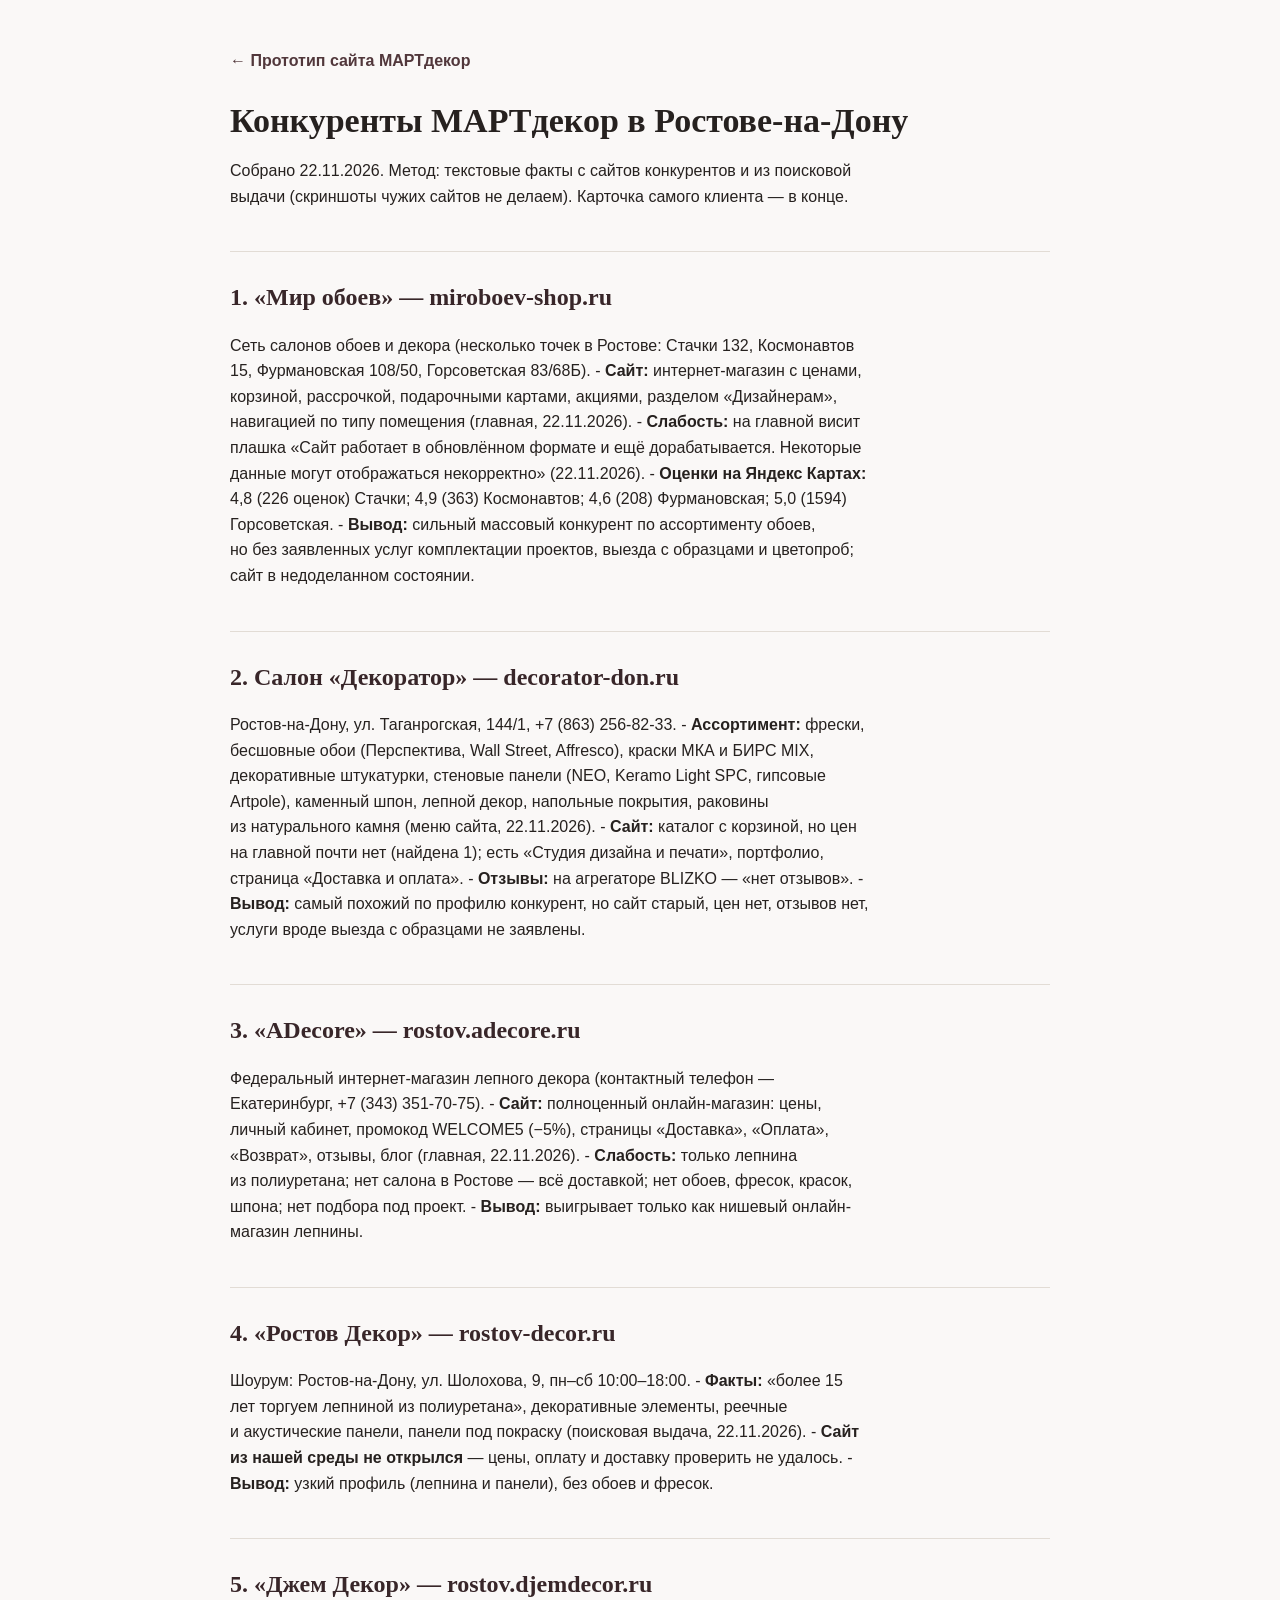
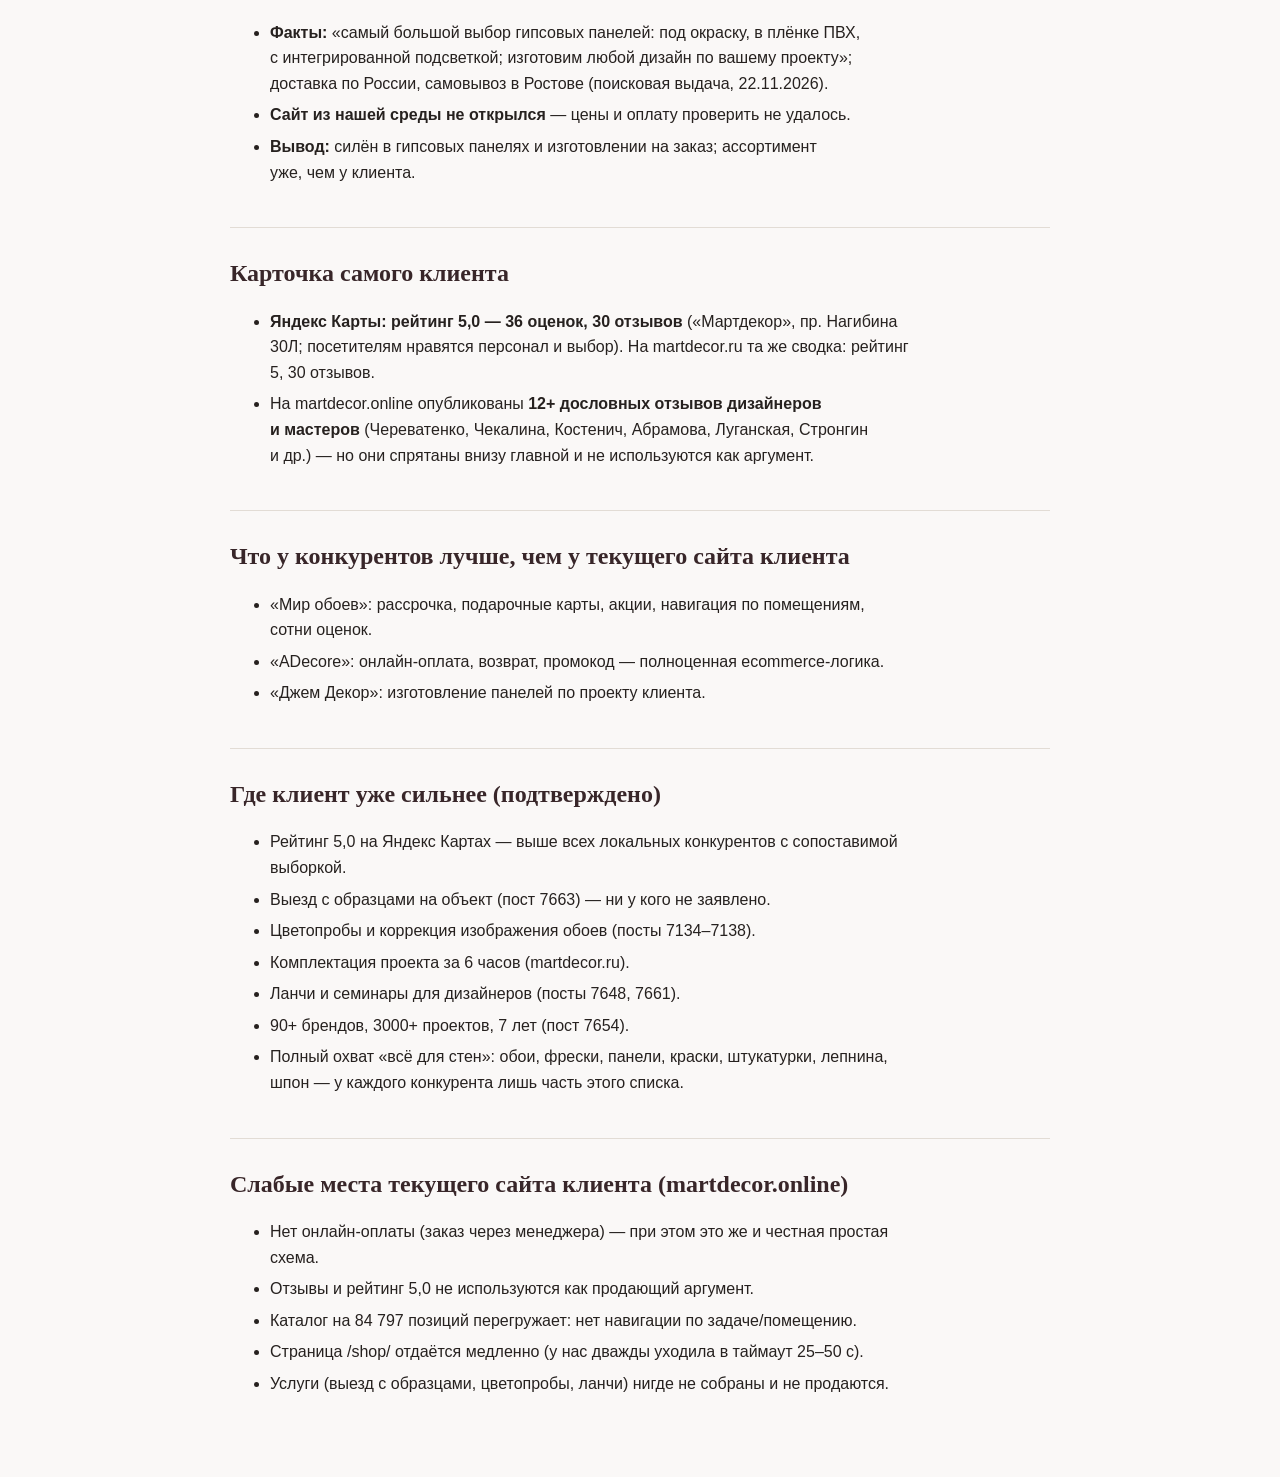
<file: martdecor/konkurenty.html>
<!DOCTYPE html>
<html lang="ru">
<head>
<meta charset="UTF-8"><meta name="robots" content="noindex,nofollow">
<meta name="viewport" content="width=device-width, initial-scale=1.0">
<title>Конкуренты МАРТдекор в Ростове-на-Дону — разбор</title>
<meta name="description" content="Текстовый разбор пяти конкурентов интерьерного салона МАРТдекор: сайты, цены, отзывы, оценки на Яндекс Картах.">
<style>
:root { --accent:#51373b; --accent-dark:#382629; --sand:#e8e4df; --paper:#faf8f7; --ink:#26211f; --muted:#69625d; --line:#e2dcd5; }
* { box-sizing: border-box; }
body { margin: 0; background: var(--paper); color: var(--ink); font: 16px/1.6 Inter, -apple-system, 'Segoe UI', sans-serif; }
.wrap { max-width: 860px; margin: 0 auto; padding: 48px 20px 64px; }
h1 { font-family: 'Playfair Display', Georgia, serif; font-size: 34px; line-height: 1.25; margin: 18px 0 10px; }
h2 { font-family: 'Playfair Display', Georgia, serif; font-size: 24px; margin: 42px 0 8px; color: var(--accent-dark); border-top: 1px solid var(--line); padding-top: 26px; }
p, li { max-width: 72ch; }
li { margin: 6px 0; }
a { color: var(--accent); }
.back { display: inline-block; margin-bottom: 8px; text-decoration: none; font-weight: 600; }
.meta { color: var(--muted); font-size: 14px; }
</style>
</head>
<body>
<div class="wrap">
<a class="back" href="index.html">← Прототип сайта МАРТдекор</a>
<h1 id="конкуренты-мартдекор-в-ростове-на-дону">Конкуренты МАРТдекор в
Ростове-на-Дону</h1>
<p>Собрано 22.11.2026. Метод: текстовые факты с&nbsp;сайтов конкурентов и&nbsp;из
поисковой выдачи (скриншоты чужих сайтов не&nbsp;делаем). Карточка самого
клиента&nbsp;— в&nbsp;конце.</p>
<h2 id="мир-обоев-miroboev-shop.ru">1. «Мир обоев»&nbsp;—
miroboev-shop.ru</h2>
<p>Сеть салонов обоев и&nbsp;декора (несколько точек в&nbsp;Ростове: Стачки 132,
Космонавтов 15, Фурмановская 108/50, Горсоветская 83/68Б). -
<strong>Сайт:</strong> интернет-магазин с&nbsp;ценами, корзиной, рассрочкой,
подарочными картами, акциями, разделом «Дизайнерам», навигацией по&nbsp;типу
помещения (главная, 22.11.2026). - <strong>Слабость:</strong> на&nbsp;главной
висит плашка «Сайт работает в&nbsp;обновлённом формате и&nbsp;ещё&nbsp;дорабатывается.
Некоторые данные могут отображаться некорректно» (22.11.2026). -
<strong>Оценки на&nbsp;Яндекс Картах:</strong> 4,8 (226 оценок) Стачки; 4,9
(363) Космонавтов; 4,6 (208) Фурмановская; 5,0 (1594) Горсоветская. -
<strong>Вывод:</strong> сильный массовый конкурент по&nbsp;ассортименту
обоев, но&nbsp;без&nbsp;заявленных услуг комплектации проектов, выезда с&nbsp;образцами
и&nbsp;цветопроб; сайт в&nbsp;недоделанном состоянии.</p>
<h2 id="салон-декоратор-decorator-don.ru">2. Салон «Декоратор»&nbsp;—
decorator-don.ru</h2>
<p>Ростов-на-Дону, ул.&nbsp;Таганрогская, 144/1, +7 (863) 256-82-33. -
<strong>Ассортимент:</strong> фрески, бесшовные обои (Перспектива, Wall
Street, Affresco), краски МКА и&nbsp;БИРС MIX, декоративные штукатурки,
стеновые панели (NEO, Keramo Light SPC, гипсовые Artpole), каменный
шпон, лепной декор, напольные покрытия, раковины из&nbsp;натурального камня
(меню сайта, 22.11.2026). - <strong>Сайт:</strong> каталог с&nbsp;корзиной,
но&nbsp;цен на&nbsp;главной почти нет&nbsp;(найдена 1); есть «Студия дизайна и&nbsp;печати»,
портфолио, страница «Доставка и&nbsp;оплата». - <strong>Отзывы:</strong> на
агрегаторе BLIZKO&nbsp;— «нет&nbsp;отзывов». - <strong>Вывод:</strong> самый
похожий по&nbsp;профилю конкурент, но&nbsp;сайт старый, цен нет,&nbsp;отзывов нет,
услуги вроде выезда с&nbsp;образцами не&nbsp;заявлены.</p>
<h2 id="adecore-rostov.adecore.ru">3. «ADecore»&nbsp;— rostov.adecore.ru</h2>
<p>Федеральный интернет-магазин лепного декора (контактный телефон&nbsp;—
Екатеринбург, +7 (343) 351-70-75). - <strong>Сайт:</strong> полноценный
онлайн-магазин: цены, личный кабинет, промокод WELCOME5 (−5%), страницы
«Доставка», «Оплата», «Возврат», отзывы, блог (главная, 22.11.2026). -
<strong>Слабость:</strong> только лепнина из&nbsp;полиуретана; нет&nbsp;салона в
Ростове&nbsp;— всё доставкой; нет&nbsp;обоев, фресок, красок, шпона; нет&nbsp;подбора
под&nbsp;проект. - <strong>Вывод:</strong> выигрывает только как&nbsp;нишевый
онлайн-магазин лепнины.</p>
<h2 id="ростов-декор-rostov-decor.ru">4. «Ростов Декор»&nbsp;—
rostov-decor.ru</h2>
<p>Шоурум: Ростов-на-Дону, ул.&nbsp;Шолохова, 9, пн–сб 10:00–18:00. -
<strong>Факты:</strong> «более 15 лет торгуем лепниной из&nbsp;полиуретана»,
декоративные элементы, реечные и&nbsp;акустические панели, панели под
покраску (поисковая выдача, 22.11.2026). - <strong>Сайт из&nbsp;нашей среды
не&nbsp;открылся</strong> — цены, оплату и&nbsp;доставку проверить не&nbsp;удалось. -
<strong>Вывод:</strong> узкий профиль (лепнина и&nbsp;панели), без&nbsp;обоев и
фресок.</p>
<h2 id="джем-декор-rostov.djemdecor.ru">5. «Джем Декор»&nbsp;—
rostov.djemdecor.ru</h2>
<ul>
<li><strong>Факты:</strong> «самый большой выбор гипсовых панелей: под
окраску, в&nbsp;плёнке ПВХ, с&nbsp;интегрированной подсветкой; изготовим любой
дизайн по&nbsp;вашему проекту»; доставка по&nbsp;России, самовывоз в&nbsp;Ростове
(поисковая выдача, 22.11.2026).</li>
<li><strong>Сайт из&nbsp;нашей среды не&nbsp;открылся</strong> — цены и&nbsp;оплату
проверить не&nbsp;удалось.</li>
<li><strong>Вывод:</strong> силён в&nbsp;гипсовых панелях и&nbsp;изготовлении на
заказ; ассортимент уже,&nbsp;чем&nbsp;у&nbsp;клиента.</li>
</ul>
<h2 id="карточка-самого-клиента">Карточка самого клиента</h2>
<ul>
<li><strong>Яндекс Карты: рейтинг 5,0&nbsp;— 36 оценок, 30 отзывов</strong>
(«Мартдекор», пр. Нагибина 30Л; посетителям нравятся персонал и&nbsp;выбор).
На&nbsp;martdecor.ru та&nbsp;же сводка: рейтинг 5, 30 отзывов.</li>
<li>На&nbsp;martdecor.online опубликованы <strong>12+ дословных отзывов
дизайнеров и&nbsp;мастеров</strong> (Череватенко, Чекалина, Костенич,
Абрамова, Луганская, Стронгин и&nbsp;др.)&nbsp;— но&nbsp;они&nbsp;спрятаны внизу главной и
не&nbsp;используются как&nbsp;аргумент.</li>
</ul>
<h2 id="что-у-конкурентов-лучше-чем-у-текущего-сайта-клиента">Что&nbsp;у
конкурентов лучше, чем&nbsp;у&nbsp;текущего сайта клиента</h2>
<ul>
<li>«Мир обоев»: рассрочка, подарочные карты, акции, навигация по
помещениям, сотни оценок.</li>
<li>«ADecore»: онлайн-оплата, возврат, промокод&nbsp;— полноценная
ecommerce-логика.</li>
<li>«Джем Декор»: изготовление панелей по&nbsp;проекту клиента.</li>
</ul>
<h2 id="где-клиент-уже-сильнее-подтверждено">Где&nbsp;клиент уже&nbsp;сильнее
(подтверждено)</h2>
<ul>
<li>Рейтинг 5,0 на&nbsp;Яндекс Картах&nbsp;— выше всех локальных конкурентов с
сопоставимой выборкой.</li>
<li>Выезд с&nbsp;образцами на&nbsp;объект (пост 7663)&nbsp;— ни&nbsp;у&nbsp;кого не
заявлено.</li>
<li>Цветопробы и&nbsp;коррекция изображения обоев (посты 7134–7138).</li>
<li>Комплектация проекта за&nbsp;6 часов (martdecor.ru).</li>
<li>Ланчи и&nbsp;семинары для&nbsp;дизайнеров (посты 7648, 7661).</li>
<li>90+ брендов, 3000+ проектов, 7 лет (пост 7654).</li>
<li>Полный охват «всё для&nbsp;стен»: обои, фрески, панели, краски,
штукатурки, лепнина, шпон&nbsp;— у&nbsp;каждого конкурента лишь часть этого
списка.</li>
</ul>
<h2 id="слабые-места-текущего-сайта-клиента-martdecor.online">Слабые
места текущего сайта клиента (martdecor.online)</h2>
<ul>
<li>Нет&nbsp;онлайн-оплаты (заказ через&nbsp;менеджера)&nbsp;— при&nbsp;этом это&nbsp;же и
честная простая схема.</li>
<li>Отзывы и&nbsp;рейтинг 5,0 не&nbsp;используются как&nbsp;продающий аргумент.</li>
<li>Каталог на&nbsp;84&nbsp;797 позиций перегружает: нет&nbsp;навигации по
задаче/помещению.</li>
<li>Страница /shop/ отдаётся медленно (у&nbsp;нас дважды уходила в&nbsp;таймаут
25–50 с).</li>
<li>Услуги (выезд с&nbsp;образцами, цветопробы, ланчи) нигде не&nbsp;собраны и&nbsp;не
продаются.</li>
</ul>

</div>
</body>
</html>
</file>
